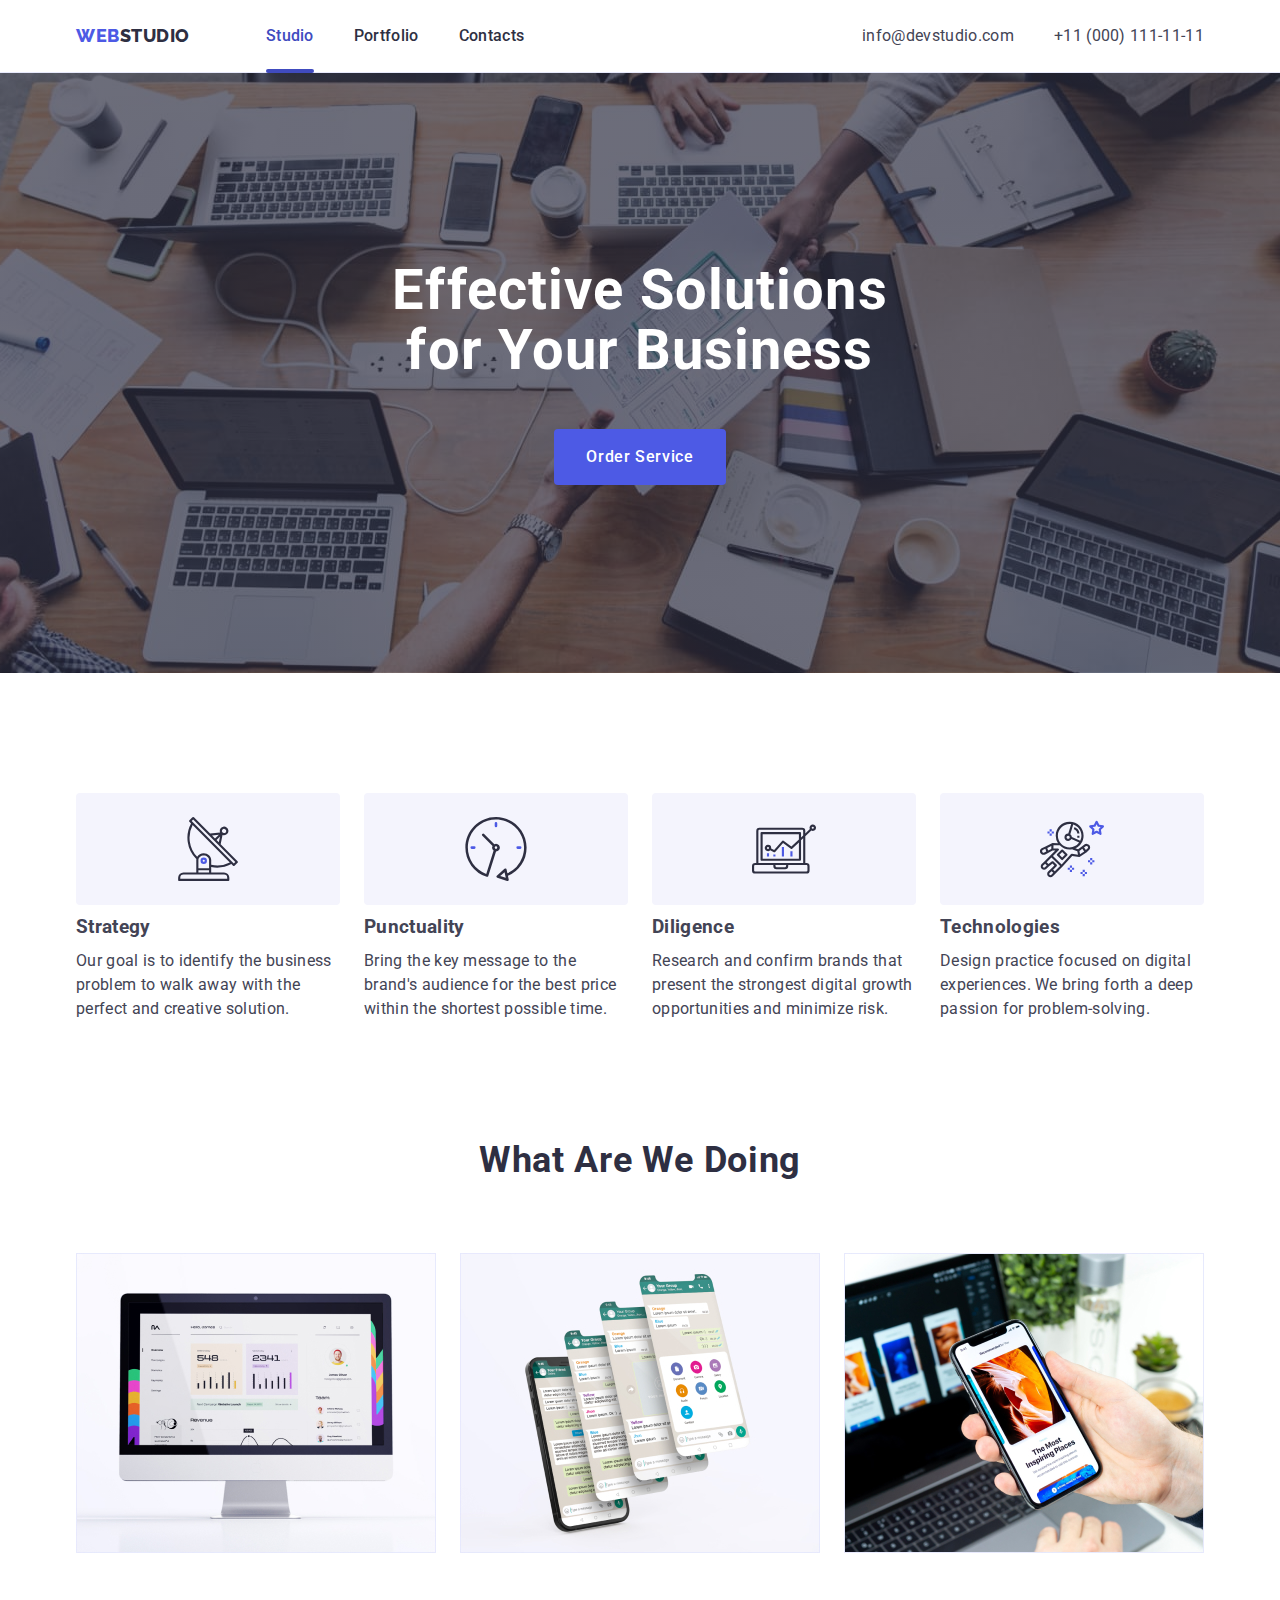
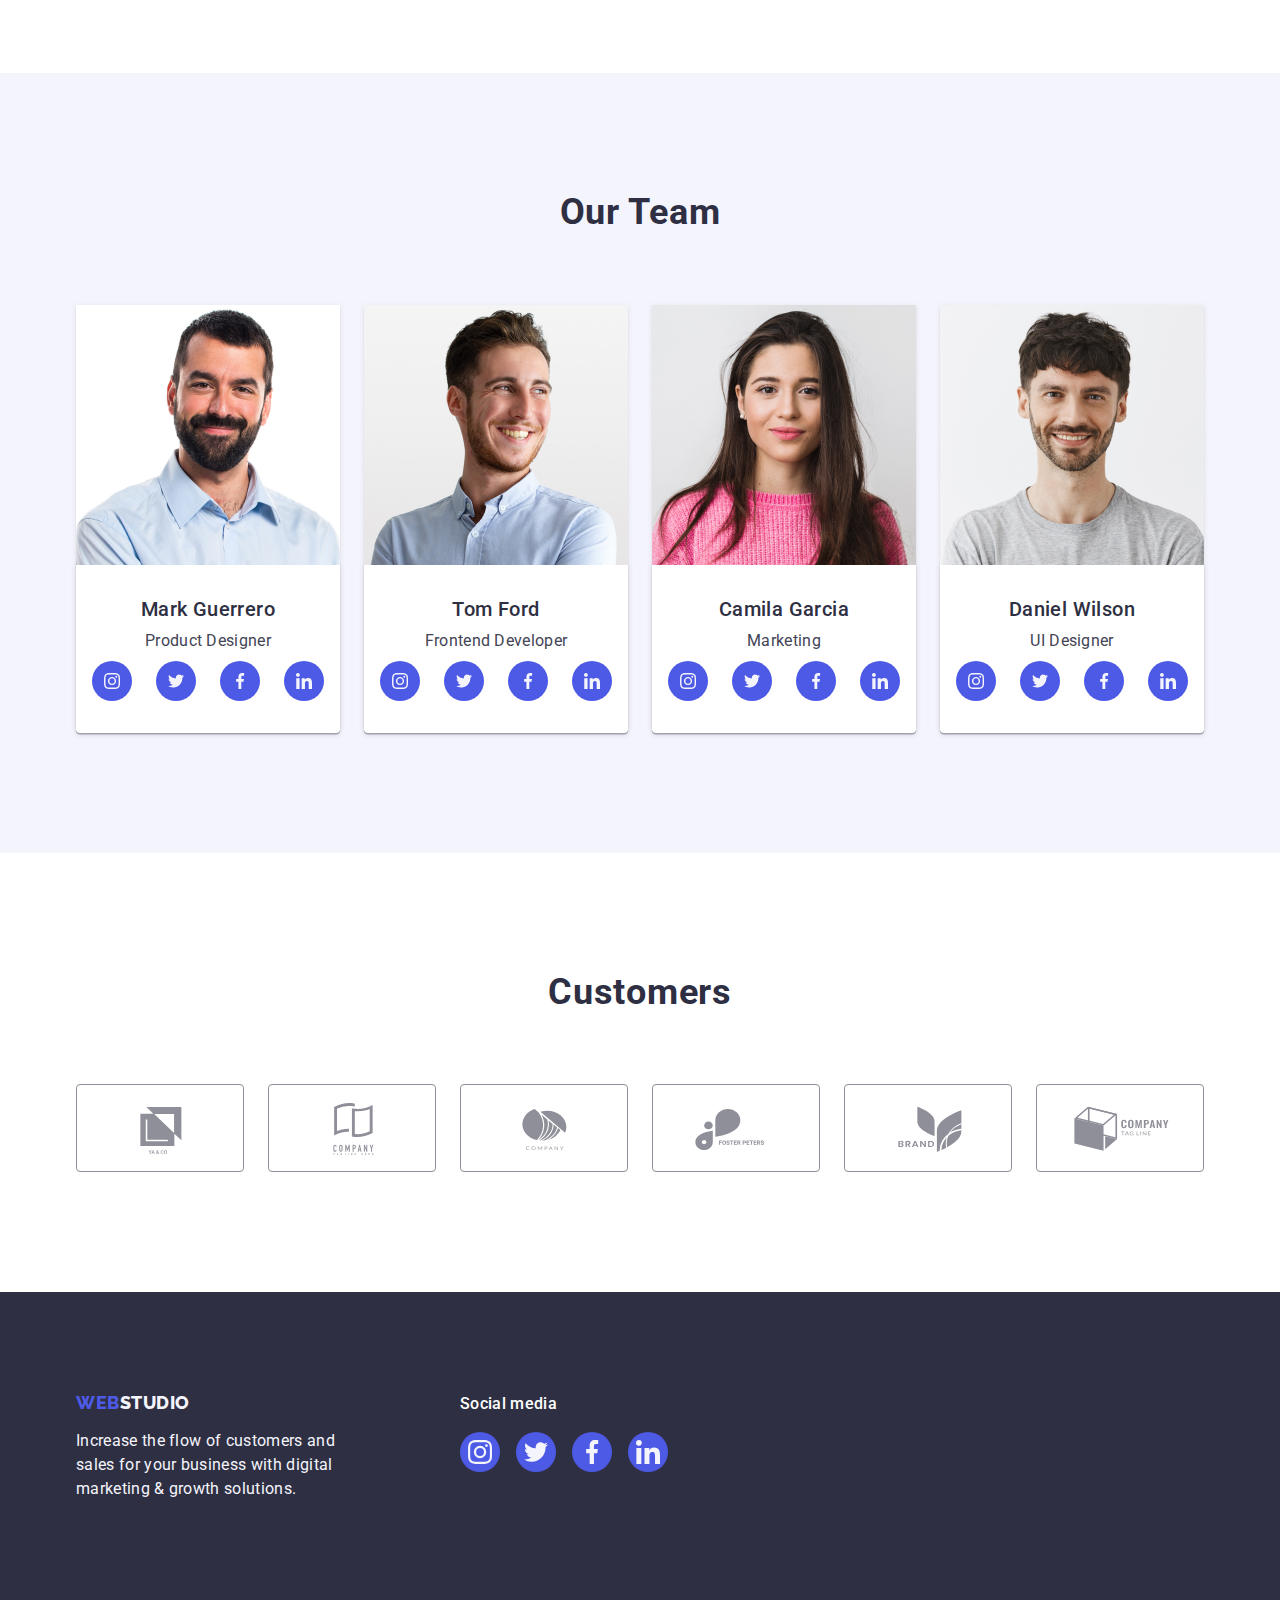
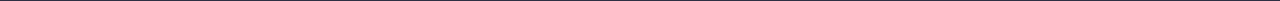
<file: index.html>
<!DOCTYPE html>
<html lang="en">
  <head>
    <meta charset="UTF-8" />
    <meta http-equiv="X-UA-Compatible" content="IE=edge" />
    <meta name="viewport" content="width=device-width, initial-scale=1.0" />
    <title>WEBStudio</title>
    <link rel="preconnect" href="https://fonts.googleapis.com" />
    <link rel="preconnect" href="https://fonts.gstatic.com" crossorigin />
    <link
      href="https://fonts.googleapis.com/css2?family=Raleway:wght@800&family=Roboto:wght@400;500;700&display=swap"
      rel="stylesheet"
    />
    <link
      rel="stylesheet"
      href="https://cdnjs.cloudflare.com/ajax/libs/modern-normalize/1.1.0/modern-normalize.min.css"
    />
    <style>
      .overlay {
        opacity: 0;
      }
    </style>
    <link rel="stylesheet" href="./css/styles.css" />
  </head>
  <body>
    <header class="header">
      <div class="container">
        <nav class="nav">
          <a class="logo link" href="./index.html"
            >WEB<span class="color">Studio</span></a
          >
          <ul class="list">
            <li>
              <a class="menu link current-page" href="./index.html">Studio</a>
            </li>
            <li>
              <a class="menu link" href="./portfolio.html">Portfolio</a>
            </li>
            <li>
              <a class="menu link" href="#">Contacts</a>
            </li>
          </ul>
        </nav>
        <address class="contact">
          <ul class="list">
            <li>
              <a class="link" href="mailto:info@devstudio.com"
                >info@devstudio.com</a
              >
            </li>
            <li>
              <a class="link" href="tel:+110001111111">+11 (000) 111-11-11</a>
            </li>
          </ul>
        </address>
      </div>
    </header>
    <main>
      <!-- Hero -->
      <section class="hero">
        <div class="container">
          <h1 class="hero-title">Effective Solutions for Your Business</h1>
          <button data-modal-open class="btn" type="button">
            Order Service
          </button>
        </div>
      </section>
      <!-- Kind of activity -->
      <section class="section activity">
        <div class="container">
          <h2 class="section-title hidden">Kind of activity</h2>
          <ul class="list">
            <li class="item">
              <div class="icon-container">
                <svg class="activity-icon" width="64" height="64">
                  <use href="./images/icons.svg#icon-antenna"></use>
                </svg>
              </div>
              <h3 class="item-title">Strategy</h3>
              <p class="item-text">
                Our goal is to identify the business problem to walk away with
                the perfect and creative solution.
              </p>
            </li>
            <li class="item">
              <div class="icon-container">
                <svg class="activity-icon" width="64" height="64">
                  <use href="./images/icons.svg#icon-clock"></use>
                </svg>
              </div>
              <h3 class="item-title">Punctuality</h3>
              <p class="item-text">
                Bring the key message to the brand's audience for the best price
                within the shortest possible time.
              </p>
            </li>
            <li class="item">
              <div class="icon-container">
                <svg class="activity-icon" width="64" height="64">
                  <use href="./images/icons.svg#icon-diagram"></use>
                </svg>
              </div>
              <h3 class="item-title">Diligence</h3>
              <p class="item-text">
                Research and confirm brands that present the strongest digital
                growth opportunities and minimize risk.
              </p>
            </li>
            <li class="item">
              <div class="icon-container">
                <svg class="activity-icon" width="64" height="64">
                  <use href="./images/icons.svg#icon-astronaut"></use>
                </svg>
              </div>
              <h3 class="item-title">Technologies</h3>
              <p class="item-text">
                Design practice focused on digital experiences. We bring forth a
                deep passion for problem-solving.
              </p>
            </li>
          </ul>
        </div>
      </section>
      <!-- Products -->
      <section class="section products">
        <div class="container">
          <h2 class="section-title">What Are We Doing</h2>
          <ul class="list">
            <li class="image">
              <img src="./images/imac.jpg" alt="imac" width="360" />
            </li>
            <li class="image">
              <img src="./images/iphone.jpg" alt="iphone" width="360" />
            </li>
            <li class="image">
              <img src="./images/macbook.jpg" alt="macbook" width="360" />
            </li>
          </ul>
        </div>
      </section>
      <!-- Team -->
      <section class="section team">
        <div class="container">
          <h2 class="section-title">Our Team</h2>
          <ul class="team-list list">
            <li class="team-personal">
              <img src="./images/card1.jpg" alt="Mark Guerrero" width="264" />
              <div class="data">
                <h3 class="list-title">Mark Guerrero</h3>
                <p class="prof">Product Designer</p>
                <ul class="list social">
                  <li class="social-item">
                    <a
                      class="social-links"
                      href="https://www.instagram.com/"
                      target="_blank"
                      rel="noopener noreferrer"
                    >
                      <svg class="social-icon" width="16" height="16">
                        <use href="./images/icons.svg#icon-instagram"></use>
                      </svg>
                    </a>
                  </li>
                  <li class="social-item">
                    <a
                      class="social-links"
                      href="https://www.twitter.com/"
                      target="_blank"
                      rel="noopener noreferrer"
                    >
                      <svg class="social-icon" width="16" height="16">
                        <use href="./images/icons.svg#icon-twitter"></use>
                      </svg>
                    </a>
                  </li>
                  <li class="social-item">
                    <a
                      class="social-links"
                      href="https://www.facebook.com/"
                      target="_blank"
                      rel="noopener noreferrer"
                    >
                      <svg class="social-icon" width="16" height="16">
                        <use href="./images/icons.svg#icon-facebook"></use>
                      </svg>
                    </a>
                  </li>
                  <li class="social-item">
                    <a
                      class="social-links"
                      href="https://linkedin.com/"
                      target="_blank"
                      rel="noopener noreferrer"
                    >
                      <svg class="social-icon" width="16" height="16">
                        <use href="./images/icons.svg#icon-linkedin"></use>
                      </svg>
                    </a>
                  </li>
                </ul>
              </div>
            </li>
            <li class="team-personal">
              <img src="./images/card2.jpg" alt="Tom Ford" width="264" />
              <div class="data">
                <h3 class="list-title">Tom Ford</h3>
                <p class="prof">Frontend Developer</p>
                <ul class="list social">
                  <li class="social-item">
                    <a
                      class="social-links"
                      href="https://www.instagram.com/"
                      target="_blank"
                    >
                      <svg class="social-icon" width="16" height="16">
                        <use href="./images/icons.svg#icon-instagram"></use>
                      </svg>
                    </a>
                  </li>
                  <li class="social-item">
                    <a
                      class="social-links"
                      href="https://www.twitter.com/"
                      target="_blank"
                    >
                      <svg class="social-icon" width="16" height="16">
                        <use href="./images/icons.svg#icon-twitter"></use>
                      </svg>
                    </a>
                  </li>
                  <li class="social-item">
                    <a
                      class="social-links"
                      href="https://www.facebook.com/"
                      target="_blank"
                    >
                      <svg class="social-icon" width="16" height="16">
                        <use href="./images/icons.svg#icon-facebook"></use>
                      </svg>
                    </a>
                  </li>
                  <li class="social-item">
                    <a
                      class="social-links"
                      href="https://linkedin.com/"
                      target="_blank"
                    >
                      <svg class="social-icon" width="16" height="16">
                        <use href="./images/icons.svg#icon-linkedin"></use>
                      </svg>
                    </a>
                  </li>
                </ul>
              </div>
            </li>
            <li class="team-personal">
              <img src="./images/card3.jpg" alt="Camila Garcia" width="264" />
              <div class="data">
                <h3 class="list-title">Camila Garcia</h3>
                <p class="prof">Marketing</p>
                <ul class="list social">
                  <li class="social-item">
                    <a
                      class="social-links"
                      href="https://www.instagram.com/"
                      target="_blank"
                    >
                      <svg class="social-icon" width="16" height="16">
                        <use href="./images/icons.svg#icon-instagram"></use>
                      </svg>
                    </a>
                  </li>
                  <li class="social-item">
                    <a
                      class="social-links"
                      href="https://www.twitter.com/"
                      target="_blank"
                    >
                      <svg class="social-icon" width="16" height="16">
                        <use href="./images/icons.svg#icon-twitter"></use>
                      </svg>
                    </a>
                  </li>
                  <li class="social-item">
                    <a
                      class="social-links"
                      href="https://www.facebook.com/"
                      target="_blank"
                    >
                      <svg class="social-icon" width="16" height="16">
                        <use href="./images/icons.svg#icon-facebook"></use>
                      </svg>
                    </a>
                  </li>
                  <li class="social-item">
                    <a
                      class="social-links"
                      href="https://linkedin.com/"
                      target="_blank"
                    >
                      <svg class="social-icon" width="16" height="16">
                        <use href="./images/icons.svg#icon-linkedin"></use>
                      </svg>
                    </a>
                  </li>
                </ul>
              </div>
            </li>
            <li class="team-personal">
              <img src="./images/card4.jpg" alt="Daniel Wilson" width="264" />
              <div class="data">
                <h3 class="list-title">Daniel Wilson</h3>
                <p class="prof">UI Designer</p>
                <ul class="list social">
                  <li class="social-item">
                    <a
                      class="social-links"
                      href="https://www.instagram.com/"
                      target="_blank"
                    >
                      <svg class="social-icon" width="16" height="16">
                        <use href="./images/icons.svg#icon-instagram"></use>
                      </svg>
                    </a>
                  </li>
                  <li class="social-item">
                    <a
                      class="social-links"
                      href="https://www.twitter.com/"
                      target="_blank"
                    >
                      <svg class="social-icon" width="16" height="16">
                        <use href="./images/icons.svg#icon-twitter"></use>
                      </svg>
                    </a>
                  </li>
                  <li class="social-item">
                    <a
                      class="social-links"
                      href="https://www.facebook.com/"
                      target="_blank"
                    >
                      <svg class="social-icon" width="16" height="16">
                        <use href="./images/icons.svg#icon-facebook"></use>
                      </svg>
                    </a>
                  </li>
                  <li class="social-item">
                    <a
                      class="social-links"
                      href="https://linkedin.com/"
                      target="_blank"
                    >
                      <svg class="social-icon" width="16" height="16">
                        <use href="./images/icons.svg#icon-linkedin"></use>
                      </svg>
                    </a>
                  </li>
                </ul>
              </div>
            </li>
          </ul>
        </div>
      </section>
      <!-- Customers -->
      <section class="section customers">
        <div class="container">
          <h2 class="section-title">Customers</h2>
          <ul class="list">
            <li class="customers-item">
              <a class="customers-link" href=""
                ><svg class="customers-icon" width="104" height="56">
                  <use href="./images/icons.svg#icon-Logo1"></use>
                </svg>
              </a>
            </li>
            <li class="customers-item">
              <a class="customers-link" href=""
                ><svg class="customers-icon" width="104" height="56">
                  <use href="./images/icons.svg#icon-Logo2"></use>
                </svg>
              </a>
            </li>
            <li class="customers-item">
              <a class="customers-link" href=""
                ><svg class="customers-icon" width="104" height="56">
                  <use href="./images/icons.svg#icon-Logo3"></use>
                </svg>
              </a>
            </li>
            <li class="customers-item">
              <a class="customers-link" href=""
                ><svg class="customers-icon" width="104" height="56">
                  <use href="./images/icons.svg#icon-Logo4"></use>
                </svg>
              </a>
            </li>
            <li class="customers-item">
              <a class="customers-link" href=""
                ><svg class="customers-icon" width="104" height="56">
                  <use href="./images/icons.svg#icon-Logo5"></use>
                </svg>
              </a>
            </li>
            <li class="customers-item">
              <a class="customers-link" href=""
                ><svg class="customers-icon" width="104" height="56">
                  <use href="./images/icons.svg#icon-Logo6"></use>
                </svg>
              </a>
            </li>
          </ul>
        </div>
      </section>
    </main>
    <!-- Footer -->
    <footer class="footer">
      <div class="container">
        <div class="container-logo">
          <a class="logo link" href="./index.html"
            >WEB<span class="color">Studio</span></a
          >
          <p class="text">
            Increase the flow of customers and sales for your business with
            digital marketing & growth solutions.
          </p>
        </div>
        <div class="container-footer-social">
          <p class="social-media">Social media</p>
          <ul class="list footer-social">
            <li class="footer-social-item">
              <a
                class="footer-social-link"
                href="https://instagram.com/"
                target="_blank"
                rel="noopener noreferrer"
                ><svg class="footer-social-icon" width="24" height="24">
                  <use href="./images/icons.svg#icon-instagram"></use>
                </svg>
              </a>
            </li>
            <li class="footer-social-item">
              <a
                class="footer-social-link"
                href="https://twitter.com/"
                target="_blank"
                rel="noopener noreferrer"
                ><svg class="footer-social-icon" width="24" height="24">
                  <use href="./images/icons.svg#icon-twitter"></use>
                </svg>
              </a>
            </li>
            <li class="footer-social-item">
              <a
                class="footer-social-link"
                href="https://facebook.com/"
                target="_blank"
                rel="noopener noreferrer"
                ><svg class="footer-social-icon" width="24" height="24">
                  <use href="./images/icons.svg#icon-facebook"></use>
                </svg>
              </a>
            </li>
            <li class="footer-social-item">
              <a
                class="footer-social-link"
                href="https://linkedin.com/"
                target="_blank"
                rel="noopener noreferrer"
                ><svg class="footer-social-icon" width="24" height="24">
                  <use href="./images/icons.svg#icon-linkedin"></use>
                </svg>
              </a>
            </li>
          </ul>
        </div>
        <!-- <div class="container-footer-subscribe">
          <p class="footer-subscribe">Subscribe</p>
          <label>
            <input class="footer-input" type="text" />
          </label>
          <button class="footer-subscribe-btn" type="submit">Subscribe</button>
        </div> -->
      </div>
    </footer>
    <div data-modal class="overlay is-hidden">
      <div class="modal">
        <button data-modal-close class="modal-close-btn" type="button">
          <svg class="close-btn">
            <use href="./images/icons.svg#icon-close-modal"></use>
          </svg>
        </button>
      </div>
    </div>
    <script src="./js/modal.js"></script>
  </body>
</html>
</file>
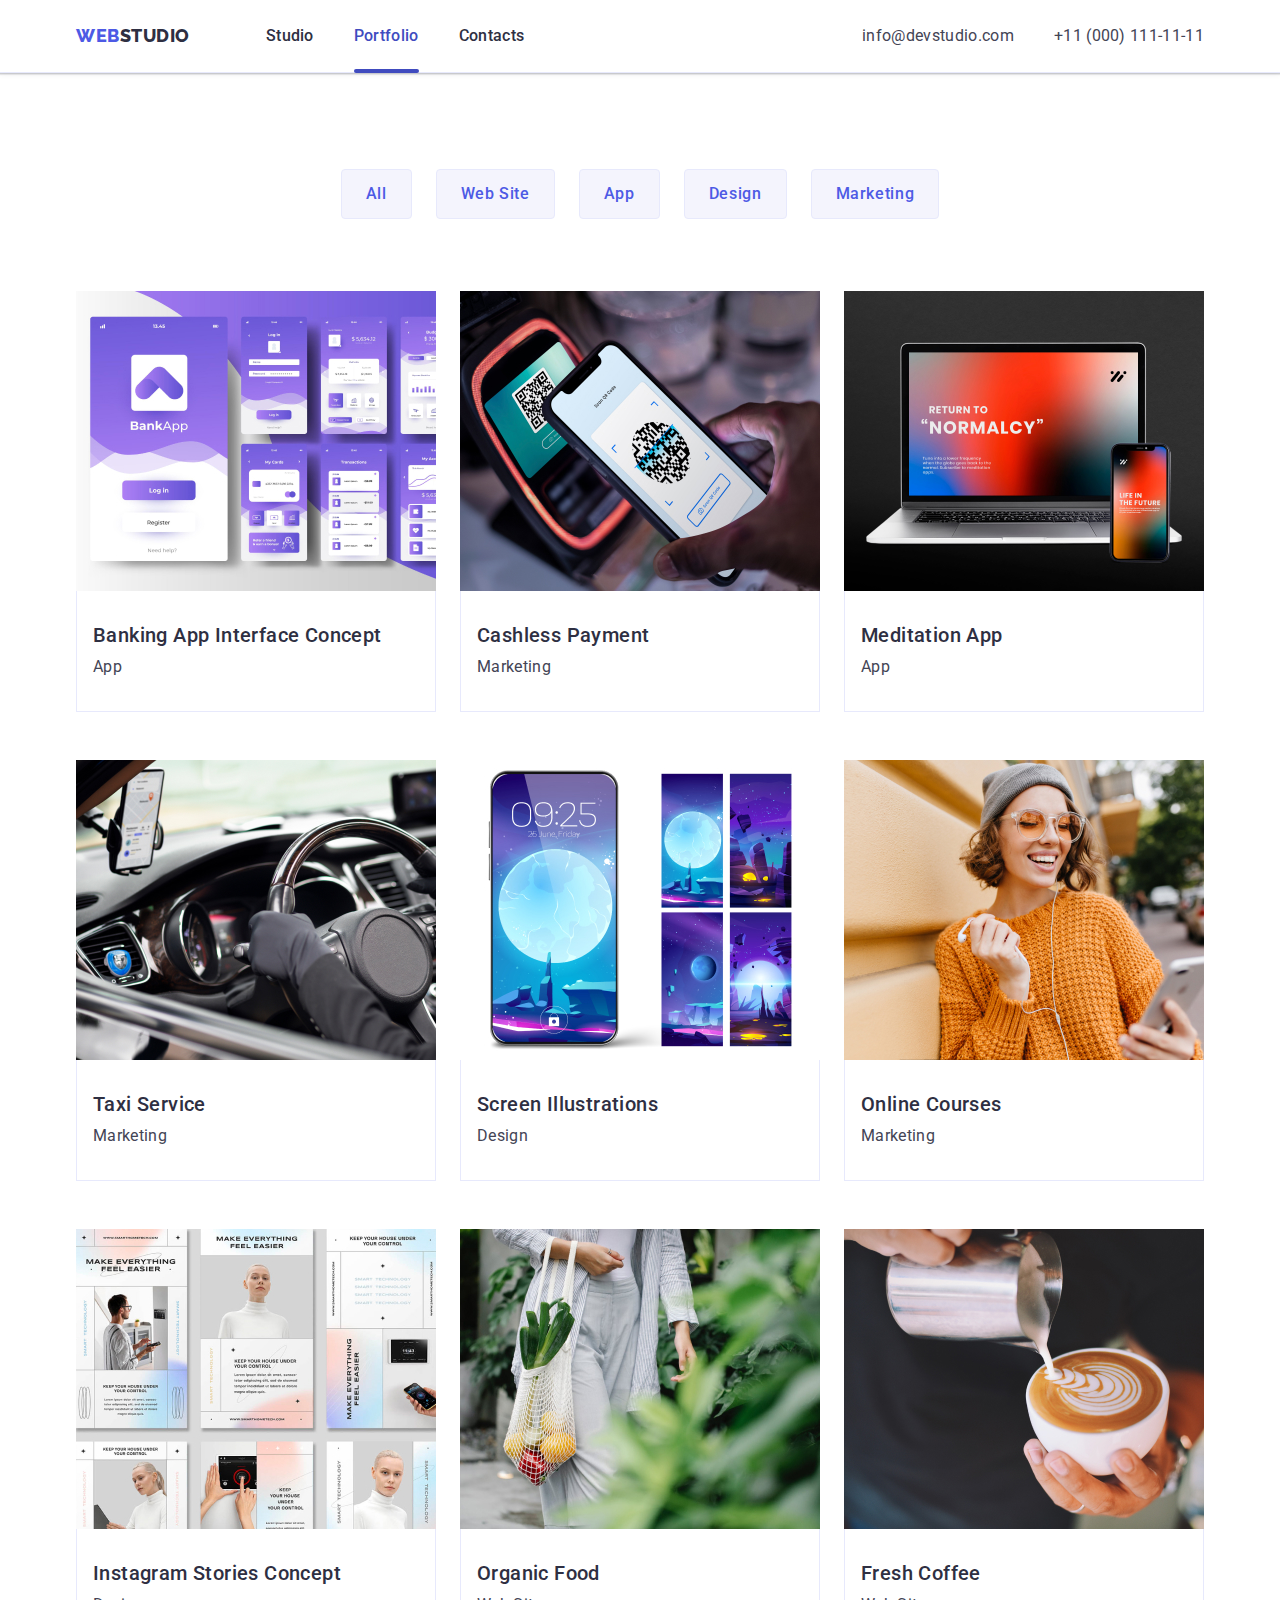
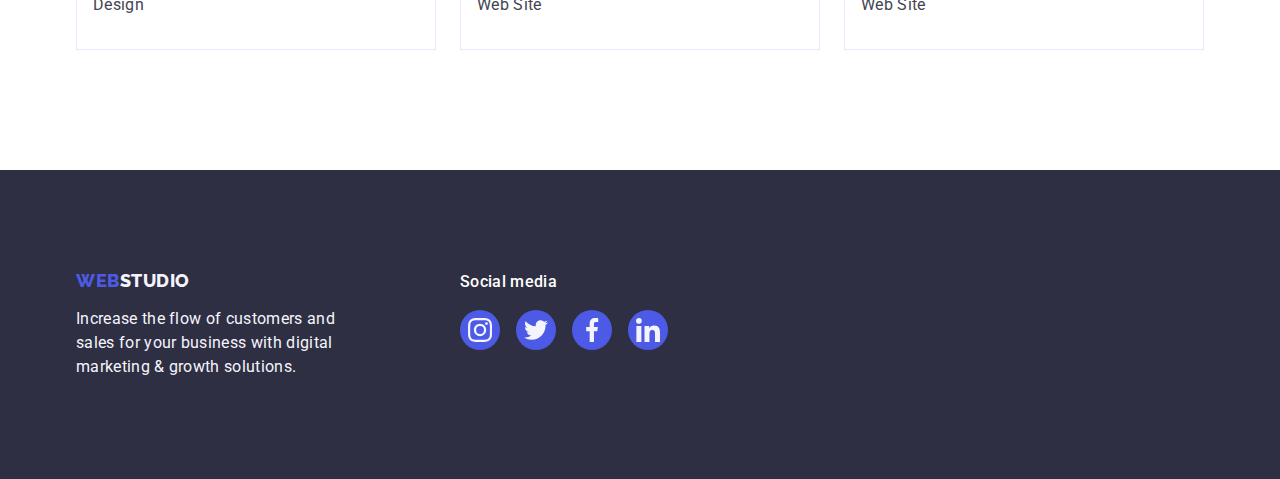
<file: portfolio.html>
<!DOCTYPE html>
<html lang="en">
  <head>
    <meta charset="UTF-8" />
    <meta http-equiv="X-UA-Compatible" content="IE=edge" />
    <meta name="viewport" content="width=device-width, initial-scale=1.0" />
    <title>Portfolio</title>
    <link rel="preconnect" href="https://fonts.googleapis.com" />
    <link rel="preconnect" href="https://fonts.gstatic.com" crossorigin />
    <link
      href="https://fonts.googleapis.com/css2?family=Raleway:wght@800&family=Roboto:wght@400;500;700&display=swap"
      rel="stylesheet"
    />
    <link
      rel="stylesheet"
      href="https://cdnjs.cloudflare.com/ajax/libs/modern-normalize/1.1.0/modern-normalize.min.css"
    />
    <style>
      .overlay-card {
        opacity: 0;
      }
    </style>
    <link rel="stylesheet" href="./css/styles.css" />
  </head>
  <body>
    <header class="header">
      <div class="container">
        <nav class="nav">
          <a class="logo link" href="./index.html"
            >WEB<span class="color">Studio</span></a
          >
          <ul class="list">
            <li>
              <a class="menu link" href="./index.html">Studio</a>
            </li>
            <li>
              <a class="menu link current-page" href="./portfolio.html"
                >Portfolio</a
              >
            </li>
            <li>
              <a class="menu link" href="">Contacts</a>
            </li>
          </ul>
        </nav>
        <address class="contact">
          <ul class="list">
            <li>
              <a class="link" href="mailto:info@devstudio.com"
                >info@devstudio.com</a
              >
            </li>
            <li>
              <a class="link" href="tel:+110001111111">+11 (000) 111-11-11</a>
            </li>
          </ul>
        </address>
      </div>
    </header>
    <main>
      <section class="section prj">
        <div class="container portfolio">
          <h1 class="hidden">WebStudio Projects</h1>
          <ul class="list">
            <li><button class="filter" type="button">All</button></li>
            <li><button class="filter" type="button">Web Site</button></li>
            <li><button class="filter" type="button">App</button></li>
            <li><button class="filter" type="button">Design</button></li>
            <li><button class="filter" type="button">Marketing</button></li>
          </ul>
          <ul class="list projects">
            <li class="card">
              <a class="card-link link" href="">
                <div class="card-wrapper">
                  <img
                    src="./images/bankapp.jpg"
                    alt="Banking App Interface Concept"
                  />
                  <p class="overlay-card">
                    14 Stylish and User-Friendly App Design Concepts · Task
                    Manager App · Calorie Tracker App · Exotic Fruit Ecommerce
                    App · Cloud Storage App
                  </p>
                </div>

                <div class="card-data">
                  <h2 class="list-title">Banking App Interface Concept</h2>
                  <p class="type">App</p>
                </div></a
              >
            </li>
            <li class="card">
              <a class="card-link link" href="">
                <div class="card-wrapper">
                  <img src="./images/cashpay.jpg" alt="Cashless Payment" />
                  <p class="overlay-card">
                    14 Stylish and User-Friendly App Design Concepts · Task
                    Manager App · Calorie Tracker App · Exotic Fruit Ecommerce
                    App · Cloud Storage App
                  </p>
                </div>
                <div class="card-data">
                  <h2 class="list-title">Cashless Payment</h2>
                  <p class="type">Marketing</p>
                </div></a
              >
            </li>
            <li class="card">
              <a class="card-link link" href=""
                ><div class="card-wrapper">
                  <img src="./images/medapp.jpg" alt="Meditation App" />
                  <p class="overlay-card">
                    14 Stylish and User-Friendly App Design Concepts · Task
                    Manager App · Calorie Tracker App · Exotic Fruit Ecommerce
                    App · Cloud Storage App
                  </p>
                </div>
                <div class="card-data">
                  <h2 class="list-title">Meditation App</h2>
                  <p class="type">App</p>
                </div></a
              >
            </li>
            <li class="card">
              <a class="card-link link" href=""
                ><div class="card-wrapper">
                  <img src="./images/taxiserv.jpg" alt="Taxi Service" />
                  <p class="overlay-card">
                    14 Stylish and User-Friendly App Design Concepts · Task
                    Manager App · Calorie Tracker App · Exotic Fruit Ecommerce
                    App · Cloud Storage App
                  </p>
                </div>
                <div class="card-data">
                  <h2 class="list-title">Taxi Service</h2>
                  <p class="type">Marketing</p>
                </div></a
              >
            </li>
            <li class="card">
              <a class="card-link link" href=""
                ><div class="card-wrapper">
                  <img
                    src="./images/screenill.jpg"
                    alt="Screen Illustrations"
                  />
                  <p class="overlay-card">
                    14 Stylish and User-Friendly App Design Concepts · Task
                    Manager App · Calorie Tracker App · Exotic Fruit Ecommerce
                    App · Cloud Storage App
                  </p>
                </div>
                <div class="card-data">
                  <h2 class="list-title">Screen Illustrations</h2>
                  <p class="type">Design</p>
                </div>
              </a>
            </li>
            <li class="card">
              <a class="card-link link" href=""
                ><div class="card-wrapper">
                  <img src="./images/onlinecourse.jpg" alt="Online Courses" />
                  <p class="overlay-card">
                    14 Stylish and User-Friendly App Design Concepts · Task
                    Manager App · Calorie Tracker App · Exotic Fruit Ecommerce
                    App · Cloud Storage App
                  </p>
                </div>
                <div class="card-data">
                  <h2 class="list-title">Online Courses</h2>
                  <p class="type">Marketing</p>
                </div>
              </a>
            </li>
            <li class="card">
              <a class="card-link link" href=""
                ><div class="card-wrapper">
                  <img
                    src="./images/instastories.jpg"
                    alt="Instagram Stories Concept"
                  />
                  <p class="overlay-card">
                    14 Stylish and User-Friendly App Design Concepts · Task
                    Manager App · Calorie Tracker App · Exotic Fruit Ecommerce
                    App · Cloud Storage App
                  </p>
                </div>
                <div class="card-data">
                  <h2 class="list-title">Instagram Stories Concept</h2>
                  <p class="type">Design</p>
                </div>
              </a>
            </li>
            <li class="card">
              <a class="card-link link" href=""
                ><div class="card-wrapper">
                  <img src="./images/orgfood.jpg" alt="Organic Food" />
                  <p class="overlay-card">
                    14 Stylish and User-Friendly App Design Concepts · Task
                    Manager App · Calorie Tracker App · Exotic Fruit Ecommerce
                    App · Cloud Storage App
                  </p>
                </div>
                <div class="card-data">
                  <h2 class="list-title">Organic Food</h2>
                  <p class="type">Web Site</p>
                </div>
              </a>
            </li>
            <li class="card">
              <a class="card-link link" href=""
                ><div class="card-wrapper">
                  <img src="./images/frcoffee.jpg" alt="Fresh Coffee" />
                  <p class="overlay-card">
                    14 Stylish and User-Friendly App Design Concepts · Task
                    Manager App · Calorie Tracker App · Exotic Fruit Ecommerce
                    App · Cloud Storage App
                  </p>
                </div>
                <div class="card-data">
                  <h2 class="list-title">Fresh Coffee</h2>
                  <p class="type">Web Site</p>
                </div>
              </a>
            </li>
          </ul>
        </div>
      </section>
    </main>
    <footer class="footer">
      <div class="container">
        <div class="container-logo">
          <a class="logo link" href="./index.html"
            >WEB<span class="color">Studio</span></a
          >
          <p class="text">
            Increase the flow of customers and sales for your business with
            digital marketing & growth solutions.
          </p>
        </div>
        <div class="container-footer-social">
          <p class="social-media">Social media</p>
          <ul class="list footer-social">
            <li class="footer-social-item">
              <a
                class="footer-social-link"
                href="https://instagram.com/"
                target="_blank"
                rel="noopener noreferrer"
                ><svg class="footer-social-icon" width="24" height="24">
                  <use href="./images/icons.svg#icon-instagram"></use>
                </svg>
              </a>
            </li>
            <li class="footer-social-item">
              <a
                class="footer-social-link"
                href="https://twitter.com/"
                target="_blank"
                rel="noopener noreferrer"
                ><svg class="footer-social-icon" width="24" height="24">
                  <use href="./images/icons.svg#icon-twitter"></use>
                </svg>
              </a>
            </li>
            <li class="footer-social-item">
              <a
                class="footer-social-link"
                href="https://facebook.com/"
                target="_blank"
                rel="noopener noreferrer"
                ><svg class="footer-social-icon" width="24" height="24">
                  <use href="./images/icons.svg#icon-facebook"></use>
                </svg>
              </a>
            </li>
            <li class="footer-social-item">
              <a
                class="footer-social-link"
                href="https://linkedin.com/"
                target="_blank"
                rel="noopener noreferrer"
                ><svg class="footer-social-icon" width="24" height="24">
                  <use href="./images/icons.svg#icon-linkedin"></use>
                </svg>
              </a>
            </li>
          </ul>
        </div>
      </div>
    </footer>
  </body>
</html>
</file>
<file: css/styles.css>
/* 
OCEAN #404BBF
NAVYBLUE #2E2F42 
SLATE #434455
WHITE #ffffff
IRIS #4D5AE5 
CLOUD #F4F4FD
CORNFLOWER #e7e9fc
LIGHT SLATE #8E8F99
GREEN #31D0AA
*/

:root {
  --modal-bg-color: #fcfcfc;
  --main-color-text: #434455;
  --secondary-color-text: #2e2f42;
  --third-color-text: #f4f4fd;
  --alt-color: #ffffff;
  --alt-secondary-color-text: #4d5ae5;
  --alt-secondary-color-btn: #404bbf;
  --secondary-color-btn: #e7e9fc;
  --main-logo-icon-color: #8e8f99;
  --secondary-logo-icon-color: #404bbf;
  --secondary-social-icon-color: #31d0aa;
  --transition-dur-tfunc: 250ms cubic-bezier(0.4, 0, 0.2, 1);
}

h1,
h2,
h3,
h4,
h5,
h6,
p,
ul {
  margin: 0;
  padding: 0;
}

img {
  display: block;
}

body {
  background-color: var(--alt-color);
  color: #434455;

  font-family: 'Roboto', sans-serif;
  font-style: normal;
  font-weight: 400;
  font-size: 16px;
  line-height: 1.5;

  letter-spacing: 0.02em;
}

.container {
  width: 1158px;
  padding: 0 15px;
  margin-left: auto;
  margin-right: auto;

  text-align: center;
}

.list {
  list-style: none;
}

.hidden {
  display: none;
}

/* ==================== Header ==================== */
.header .container {
  align-items: center;
  display: flex;
}

.header {
  border-bottom: 1px solid #e7e9fc;
  box-shadow: 0px 2px 1px rgba(46, 47, 66, 0.08),
    0px 1px 1px rgba(46, 47, 66, 0.16), 0px 1px 6px rgba(46, 47, 66, 0.08);
}

.nav {
  display: flex;
  align-items: center;
}

.nav .list {
  display: flex;
  flex-direction: row;
  align-items: flex-start;
  /* padding: 24px 0; */
  gap: 40px;
}

.nav .menu {
  padding: 24px 0;
  color: var(--secondary-color-text);
  text-decoration: none;

  font-weight: 500;
  /* identical to box height, or 150% */
}

nav .link {
  transition: color var(--transition-dur-tfunc);
}

.contact {
  margin-left: auto;
}

.contact .link {
  color: var(--main-color-text);
  text-decoration: none;

  font-style: normal;
  transition: color var(--transition-dur-tfunc);
}

.contact .list {
  display: flex;
  padding: 24px 0;
  gap: 40px;
}

.header .logo {
  margin-right: 76px;
  color: var(--alt-secondary-color-text);

  text-decoration: none;

  font-family: 'Raleway', sans-serif;
  font-style: normal;
  font-weight: 800;
  font-size: 18px;
  line-height: 1.17;
  /* identical to box height, or 117% */

  letter-spacing: 0.03em;
  text-transform: uppercase;
}
.logo .color {
  color: var(--secondary-color-text);
}

.nav .link:hover,
.contact .link:hover,
.nav .link:focus,
.contact .link:focus {
  color: var(--alt-secondary-color-btn);
}

.menu.link {
  position: relative;
}

.nav .menu.current-page {
  color: var(--alt-secondary-color-btn);
}

.current-page::after {
  display: block;
  position: absolute;
  bottom: -4px;
  right: 0;
  content: '';
  width: 100%;
  height: 4px;

  background-color: var(--alt-secondary-color-btn);
  border-radius: 2px;
}

/* ==================== Hero ==================== */
.hero .container {
  display: flex;
  flex-direction: column;
  align-items: center;
}

.hero {
  padding: 188px 0;
  background-image: linear-gradient(
      rgba(46, 47, 66, 0.7),
      rgba(46, 47, 66, 0.7)
    ),
    url(../images/people-office.jpg);
  background-repeat: no-repeat;
  background-position: center;
  background-size: cover;
  /* background-color: rgba(46, 47, 66, 0.7); */
  max-width: 1440px;
  margin-left: auto;
  margin-right: auto;
  text-align: center;
}
.hero-title {
  max-width: 496px;
  color: var(--alt-color);

  font-weight: 700;
  font-size: 56px;
  line-height: 1.07;
  /* or 107% */

  text-align: center;
  letter-spacing: 0.02em;
}

.hero .btn {
  display: block;
  min-width: 169px;

  padding: 16px 32px;
  border: 0;
  border-radius: 4px;

  margin-top: 48px;
  color: var(--alt-color);
  background-color: var(--alt-secondary-color-text);
  cursor: pointer;
  font-family: 'Roboto', sans-serif;
  font-weight: 500;
  font-size: 16px;
  line-height: 1.5;
  /* identical to box height, or 150% */
  letter-spacing: 0.04em;

  transition: background-color var(--transition-dur-tfunc);
}

.hero .btn:hover,
.hero .btn:focus {
  background-color: var(--alt-secondary-color-btn);
}

/* ==================== Section ==================== */

.section {
  padding-top: 120px;
}

.section-title {
  margin-bottom: 72px;
  color: var(--secondary-color-text);

  font-weight: 700;
  font-size: 36px;
  line-height: 1.11;
  /* identical to box height, or 111% */

  text-align: center;
  text-transform: capitalize;
  letter-spacing: 0.02em;
}

.section .list-title {
  color: var(--secondary-color-text);

  font-weight: 500;
  font-size: 20px;
  line-height: 1.2;
  /* identical to box height, or 120% */

  letter-spacing: 0.02em;
}

/* ==================== Activity ==================== */

.activity .list {
  display: flex;
  gap: 24px;
}

.activity .item {
  flex-basis: calc((100% - 72px) / 4);
}

.activity .item-text {
  width: 264px;
  text-align: left;
}

.activity .item-title {
  text-align: left;
  margin-bottom: 8px;
}

.activity-icon {
  width: 64px;
  height: 64px;
}

.icon-container {
  display: flex;
  background-color: var(--third-color-text);
  width: 264px;
  height: 112px;
  margin-bottom: 8px;
  border-radius: 4px;
  align-items: center;
  justify-content: center;
}

/* ==================== Products ==================== */
.products.section {
  padding-bottom: 120px;
}

.products .list {
  display: flex;
  gap: 24px;
}

.products .image {
  flex-basis: calc((100% - 48px) / 3);
}
/* ==================== Team ==================== */
.team {
  padding-top: 120px;
  padding-bottom: 120px;
  background-color: var(--third-color-text);
}

.team .list {
  display: flex;
  gap: 24px;
}

.team-personal {
  flex-basis: calc((100% - 72px) / 4);
  background-color: var(--alt-color);
  box-shadow: 0px 1px 6px rgba(46, 47, 66, 0.08),
    0px 1px 1px rgba(46, 47, 66, 0.16), 0px 2px 1px rgba(46, 47, 66, 0.08);
  border-radius: 0px 0px 4px 4px;
}

.team-personal .list-title {
  margin-bottom: 8px;
}

.data {
  padding: 32px 0;
  box-shadow: 0px 1px 6px rgba(46, 47, 66, 0.08),
    0px 1px 1px rgba(46, 47, 66, 0.16), 0px 2px 1px rgba(46, 47, 66, 0.08);
  border-radius: 0px 0px 4px 4px;
}

.prof {
  font-size: 16px;
}

.social {
  margin-top: 8px;
  gap: 24px;
  justify-content: center;
}

.social-item {
  width: 40px;
  height: 40px;
}

.social-links {
  display: flex;
  background-color: var(--alt-secondary-color-text);
  width: 100%;
  height: 100%;
  justify-content: center;
  align-items: center;
  border-radius: 50%;
  transition: background-color var(--transition-dur-tfunc);
}

.social-links:hover,
.social-links:focus {
  background-color: var(--alt-secondary-color-btn);
}

.social-icon {
  fill: var(--third-color-text);
}

/* ==================== Customers ==================== */
.customers {
  padding-bottom: 120px;
}

.customers .section-title {
  line-height: 1.1;
}

.customers-item {
  flex-basis: calc((100% - 120px) / 6);
  height: 88px;
}

.customers .list {
  display: flex;
  gap: 24px;
}

.customers-link {
  display: flex;
  width: 100%;
  height: 100%;
  border: 1px solid var(--main-logo-icon-color);
  border-radius: 4px;
  align-items: center;
  justify-content: center;
  color: var(--main-logo-icon-color);

  transition: border var(--transition-dur-tfunc),
    color var(--transition-dur-tfunc);
}

.customers-icon {
  fill: currentColor;
}

.customers-link:hover,
.customers-link:focus {
  color: var(--secondary-logo-icon-color);
  border: 1px solid var(--secondary-logo-icon-color);
}

/* ==================== Footer ==================== */
.footer {
  display: flex;
  padding: 100px 0 100px 0;
  background-color: var(--secondary-color-text);
}

.footer .container {
  display: flex;
  align-items: baseline;
  text-align: start;
}

.container-logo {
  gap: 120px;
}

.footer .logo {
  display: inline-block;
  margin-bottom: 16px;
  color: var(--alt-secondary-color-text);
  text-decoration: none;

  font-family: 'Raleway', sans-serif;
  font-style: normal;
  font-weight: 800;
  font-size: 18px;
  line-height: 1.17;
  /* identical to box height, or 117% */

  letter-spacing: 0.03em;
  text-transform: uppercase;
}

.footer .color {
  color: var(--third-color-text);
}
.footer .text {
  width: 264px;
  color: var(--third-color-text);
}

.social-media {
  font-family: 'Roboto';
  font-style: normal;
  font-weight: 500;
  font-size: 16px;
  line-height: 1.5;
  /* identical to box height, or 150% */

  letter-spacing: 0.02em;

  color: var(--alt-color);

  margin-bottom: 16px;
}

.footer-social {
  display: flex;
  gap: 16px;
}

.footer-social-item {
  width: 40px;
  height: 40px;
}

.container-footer-social {
  margin-left: 120px;
}
.footer-social-link {
  display: flex;
  background-color: var(--alt-secondary-color-text);
  width: 100%;
  height: 100%;
  justify-content: center;
  align-items: center;
  border-radius: 50%;

  transition: background-color var(--transition-dur-tfunc);
}

.footer-social-link:hover,
.footer-social-link:focus {
  background-color: var(--secondary-social-icon-color);
}

.footer-social-icon {
  fill: var(--third-color-text);
}

.footer-subscribe {
  font-family: 'Roboto';
  font-style: normal;
  font-weight: 500;
  font-size: 16px;
  line-height: 1.5;
  /* identical to box height, or 150% */

  letter-spacing: 0.02em;

  color: var(--alt-color);

  margin-bottom: 16px;
}
/* ==================== Modal, Overlay ==================== */
.overlay {
  position: fixed;
  z-index: 100;
  top: 0;
  left: 0;
  width: 100vw;
  height: 100vh;
  background-color: rgba(46, 47, 66, 0.4);
  opacity: 1;
  transform: scale(1);
  transition: opacity var(--transition-dur-tfunc),
    transform var(--transition-dur-tfunc),
    visibility var(--transition-dur-tfunc);
}

.is-hidden {
  visibility: hidden;
  opacity: 0;
  pointer-events: none;
  transform: scale(1.2);
}

.modal {
  position: absolute;
  width: 408px;
  min-height: 584px;
  top: 50%;
  left: 50%;
  transform: translate(-50%, -50%);

  background-color: var(--modal-bg-color);
  box-shadow: 0px 1px 1px rgba(0, 0, 0, 0.14), 0px 1px 3px rgba(0, 0, 0, 0.12),
    0px 2px 1px rgba(0, 0, 0, 0.2);
  border-radius: 4px;
  transition: transform var(--transition-dur-tfunc);
}

.overlay.is-hidden .modal {
  transform: translate(0);
}

.modal-close-btn {
  position: absolute;
  top: 24px;
  right: 24px;
  display: flex;
  justify-content: center;
  align-items: center;
  width: 24px;
  height: 24px;
  padding: 0;

  background-color: var(--secondary-color-btn);
  border: 1px solid rgba(0, 0, 0, 0.1);
  border-radius: 50%;
}

.modal-close-btn:active {
  background-color: var(--alt-secondary-color-btn);
}

.close-btn {
  width: 8px;
  height: 8px;
}

.modal-close-btn:active .close-btn {
  fill: var(--alt-color);
}

/* ==================== Portfolio ==================== */
/* ==================== Filter ==================== */

.prj .list {
  justify-content: center;
  display: flex;
  gap: 24px;
}

.filter {
  padding: 12px 24px;
  color: var(--alt-secondary-color-text);
  background-color: var(--third-color-text);
  cursor: pointer;

  font-family: 'Roboto', sans-serif;
  font-style: normal;
  font-weight: 500;
  font-size: 16px;
  line-height: 1.5;

  /* identical to box height, or 150% */

  letter-spacing: 0.04em;
  border: 1px solid var(--secondary-color-btn);
  border-radius: 4px;

  transition: color var(--transition-dur-tfunc),
    background-color var(--transition-dur-tfunc),
    box-shadow var(--transition-dur-tfunc), border var(--transition-dur-tfunc);
}

.filter:hover,
.filter:focus {
  color: var(--alt-color);
  background-color: var(--alt-secondary-color-btn);
  border: 1px solid transparent;
  box-shadow: 0px 3px 1px rgba(0, 0, 0, 0.1), 0px 2px 1px rgba(0, 0, 0, 0.08),
    0px 2px 2px rgba(0, 0, 0, 0.12);
}

.list.projects {
  margin-top: 72px;
  row-gap: 48px;
}

/* ==================== List projects ==================== */
.projects {
  display: flex;
  flex-wrap: wrap;
}

.card {
  /* padding-bottom: 32px; */
  flex-basis: calc((100% - 48px) / 3);
  text-align: left;
}

.card-link {
  display: block;
  transition: box-shadow var(--transition-dur-tfunc);
}

.card-data {
  padding: 32px 16px;
  border: 1px solid var(--secondary-color-btn);
  border-top: none;
}

.card-wrapper {
  position: relative;
  overflow: hidden;
}

.card-link:hover,
.card-link:focus {
  box-shadow: 0px 1px 6px rgba(46, 47, 66, 0.08),
    0px 1px 1px rgba(46, 47, 66, 0.16), 0px 2px 1px rgba(46, 47, 66, 0.08);
}

.card .list-title {
  margin-bottom: 8px;
}

.list.projects .link,
.type {
  text-decoration: none;
  color: var(--main-color-text);

  letter-spacing: 0.02em;
}

.prj {
  padding: 96px 0 120px 0;
}

.overlay-card {
  position: absolute;
  top: 0;
  left: 0;
  width: 100%;
  height: 100%;
  transform: translate(0, 100%);
  transition: transform var(--transition-dur-tfunc);
  padding: 40px 32px 0;
  background-color: var(--alt-secondary-color-text);
  color: var(--third-color-text);

  overflow-y: auto;
}

/* ==================== Portfolio Overlay ==================== */

.card:hover .overlay-card {
  transform: translate(0, 0);
  opacity: 1;
}
</file>
